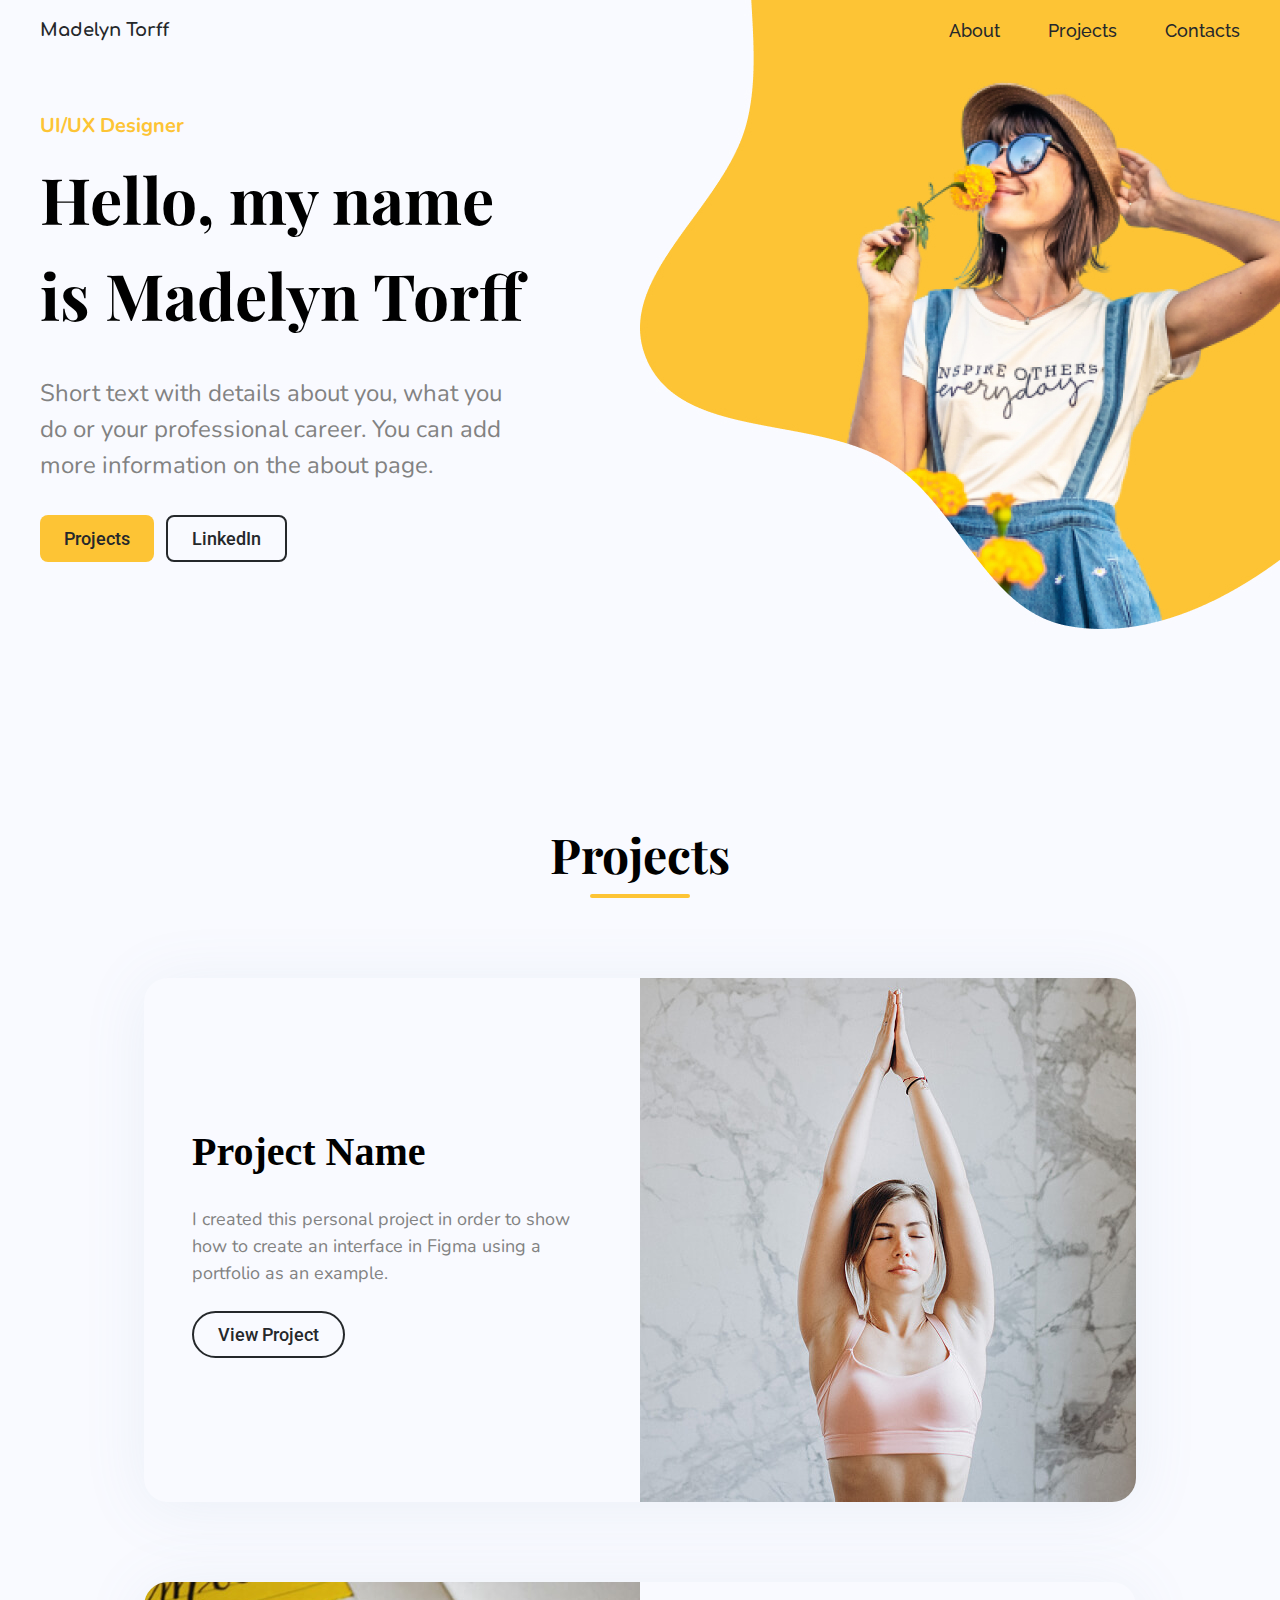
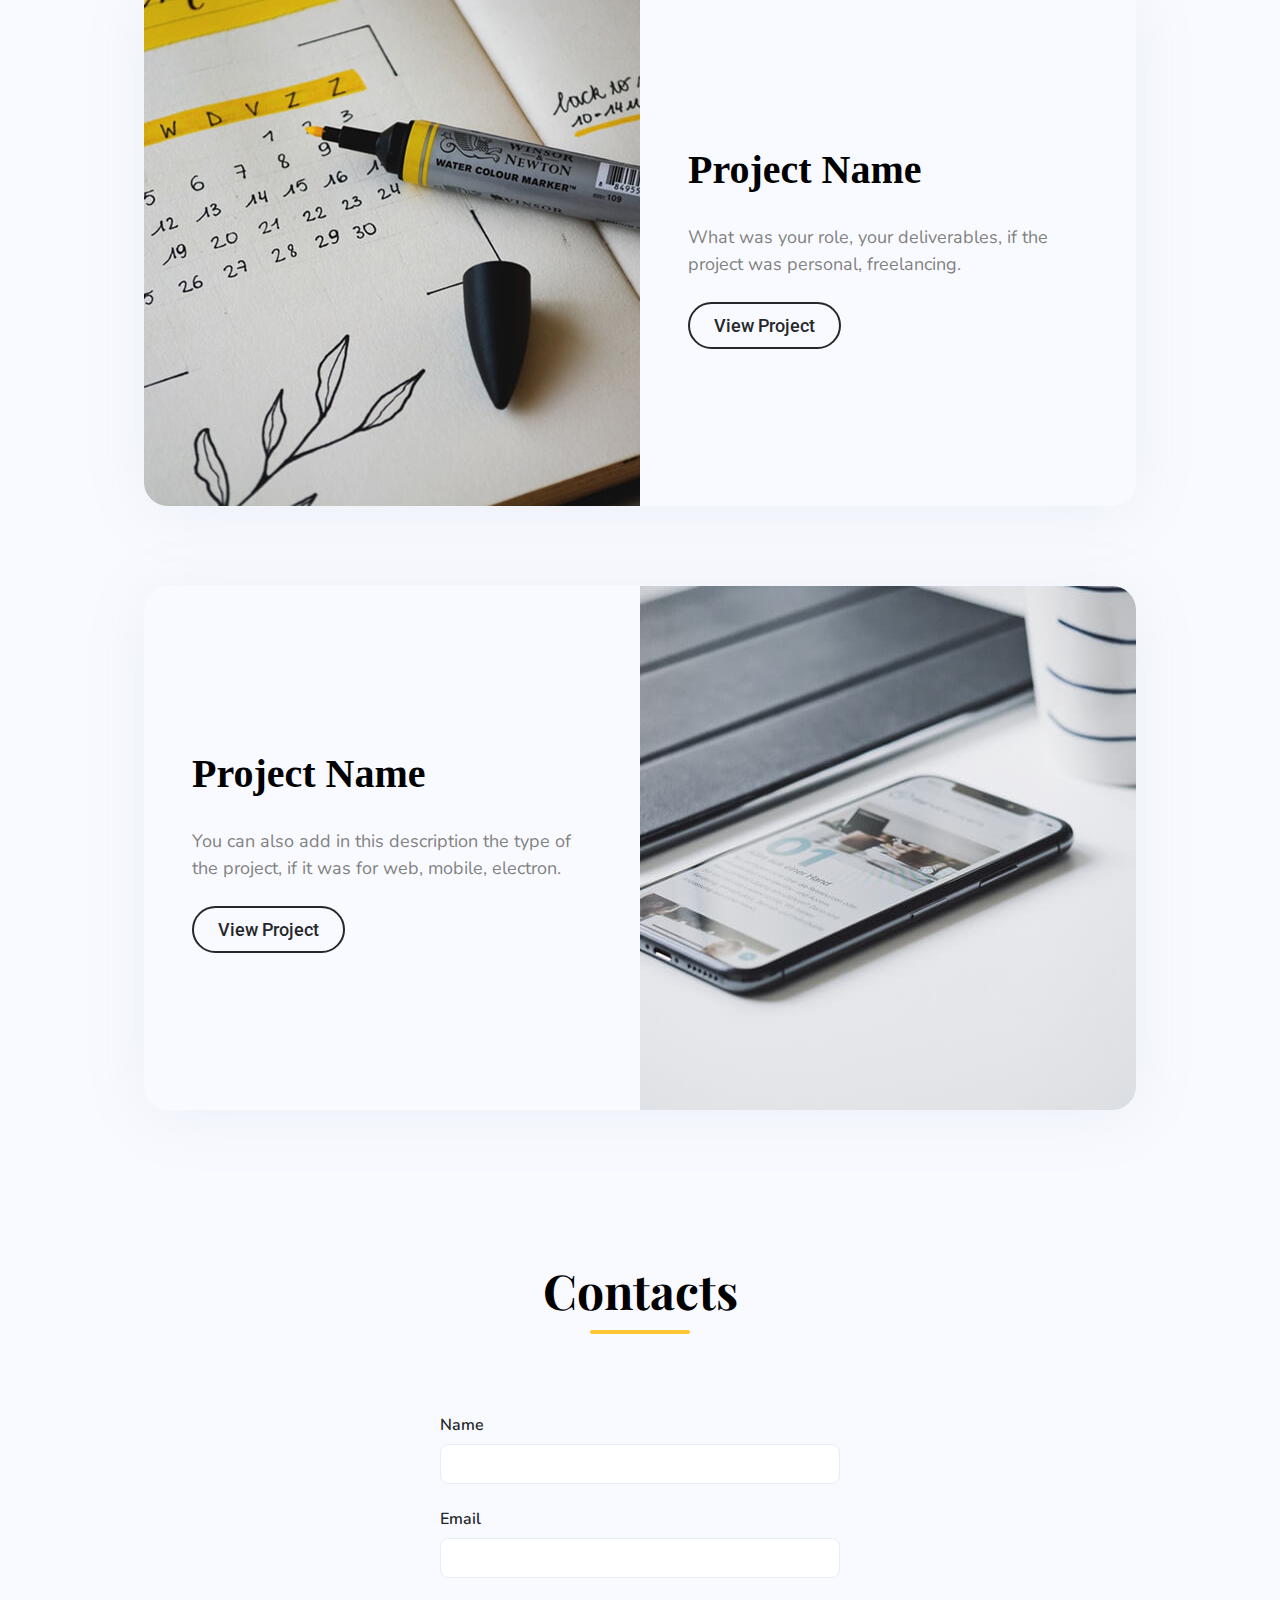
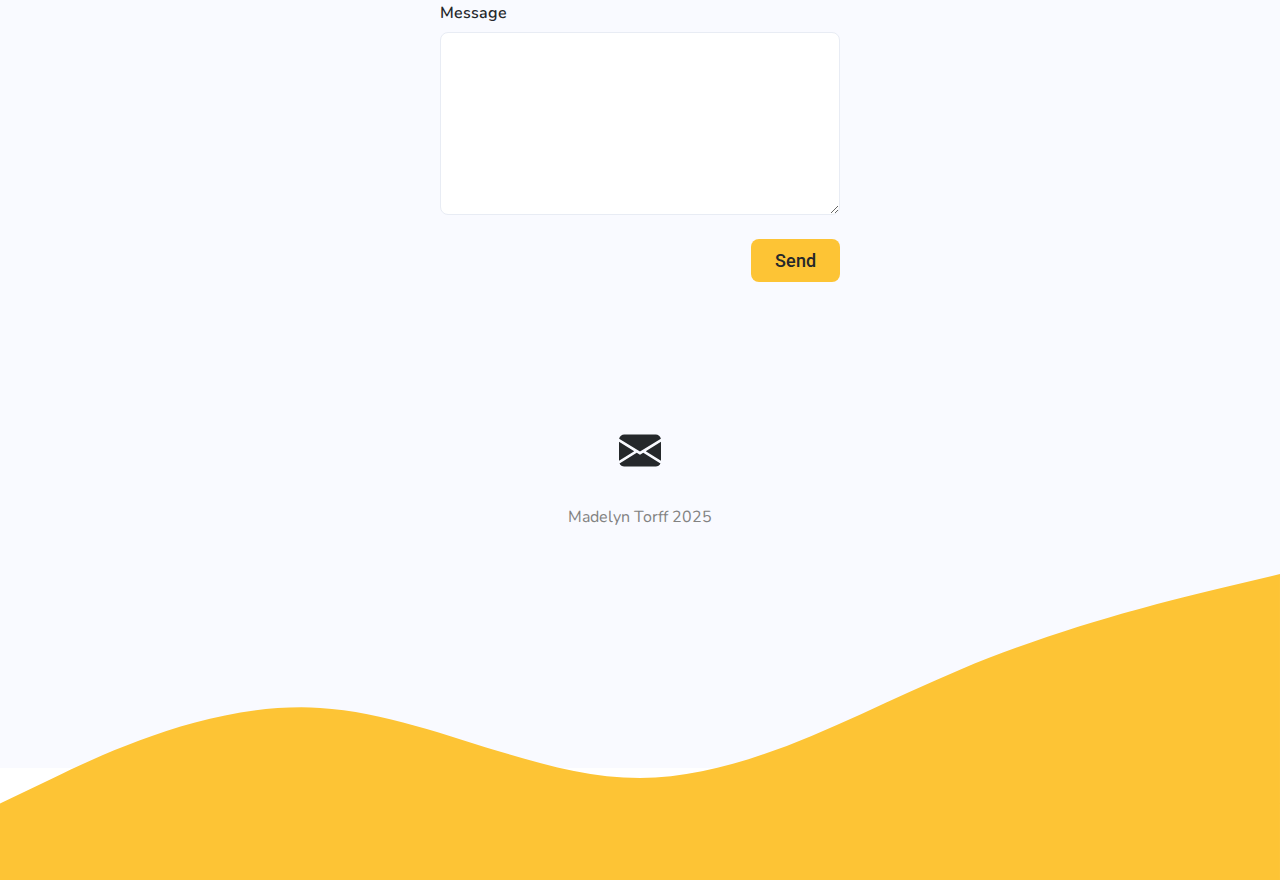
<file: index.html>
<!DOCTYPE html>
<html lang="en">
	<head>
		<meta charset="UTF-8" />
		<meta name="viewport" content="width=device-width, initial-scale=1.0" />
		<link rel="stylesheet" href="index.css" />
		<title>Portfolio</title>
	</head>
	<body>
		<div class="page">
			<main class="page__content">
				<header class="header">
					<div class="logo">Madelyn Torff</div>
					<nav class="nav">
						<a href="about-me.html" class="nav-link">About</a>
						<a onclick="location.href='#projects'" class="nav-link">Projects</a>
						<a onclick="location.href='#contacts'" class="nav-link">Contacts</a>
					</nav>
				</header>
				<section class="first-display">
					<div class="first-display__content">
						<div class="section__label">UI/UX Designer</div>
						<h1 class="title title_h1">Hello, my name is Madelyn Torff</h1>
						<p class="first-display__descr">
							Short text with details about you, what you do or your
							professional career. You can add more information on the about
							page.
						</p>
						<div class="first-display__actions">
							<button
								onclick="location.href='#projects'"
								class="btn btn_primary"
							>
								Projects
							</button>
							<button href="#" class="btn btn_outline">LinkedIn</button>
						</div>
						<img
							src="src/assets/img/first_display_bg.jpg"
							srcset="src/assets/img/first_display_bg@2x.jpg 2x"
							alt="Madelyn Torff"
							class="first-display__bg"
						/>
					</div>
				</section>

				<section class="projects" id="projects">
					<h2 class="title title_h2 title_decorated">Projects</h2>
					<div class="projects__list">
						<div class="card">
							<div class="card__content">
								<h3 class="card__title">Project Name</h3>
								<p class="card__descr">
									I created this personal project in order to show how to create
									an interface in Figma using a portfolio as an example.
								</p>
								<button class="btn btn_round">View Project</button>
							</div>
							<img
								src="src/assets/img/portfolio_1.jpg"
								srcset="src/assets/img/portfolio_1@2x.jpg 2x"
								alt=""
								class="card__image"
							/>
						</div>

						<div class="card card_direction_reverse">
							<div class="card__content">
								<h3 class="card__title">Project Name</h3>
								<p class="card__descr">
									What was your role, your deliverables, if the project was
									personal, freelancing.
								</p>
								<button class="btn btn_round">View Project</button>
							</div>
							<img
								src="src/assets/img/portfolio_2.jpg"
								srcset="src/assets/img/portfolio_2@2x.jpg 2x"
								alt=""
								class="card__image"
							/>
						</div>

						<div class="card">
							<div class="card__content">
								<h3 class="card__title">Project Name</h3>
								<p class="card__descr">
									You can also add in this description the type of the project,
									if it was for web, mobile, electron.
								</p>
								<button class="btn btn_round">View Project</button>
							</div>
							<img
								src="src/assets/img/portfolio_3.jpg"
								srcset="src/assets/img/portfolio_3@2x.jpg 2x"
								alt=""
								class="card__image"
							/>
						</div>
					</div>
				</section>

				<section class="contacts" id="contacts">
					<h2 class="title title_h2 title_decorated">Contacts</h2>
					<form action="" class="form">
						<div class="field form_field">
							<label for="form-name" class="field__label">Name</label>
							<input id="form-name" type="text" class="field__input" />
						</div>
						<div class="field form_field">
							<label for="form-email" class="field__label">Email</label>
							<input id="form-email" type="text" class="field__input" />
						</div>
						<div class="field form_field">
							<label for="form-message" class="field__label">Message</label>
							<textarea
								id="form-message"
								type="text"
								class="field__input field__textarea"
								rows="11"
							></textarea>
						</div>
						<button href="#" class="btn btn_primary">Send</button>
					</form>
				</section>

				<footer class="footer">
					<div class="socials">
						<a href="#" class="socials__link">
							<img
								src="src/assets/icons/email.svg"
								alt="email"
								class="socials__icon"
							/>
						</a>
					</div>
					<p class="copyright">Madelyn Torff 2025</p>
				</footer>
			</main>
			<img src="src/assets/icons/footer_bg.svg" alt="" class="footer__decor" />
		</div>
	</body>
</html>
</file>
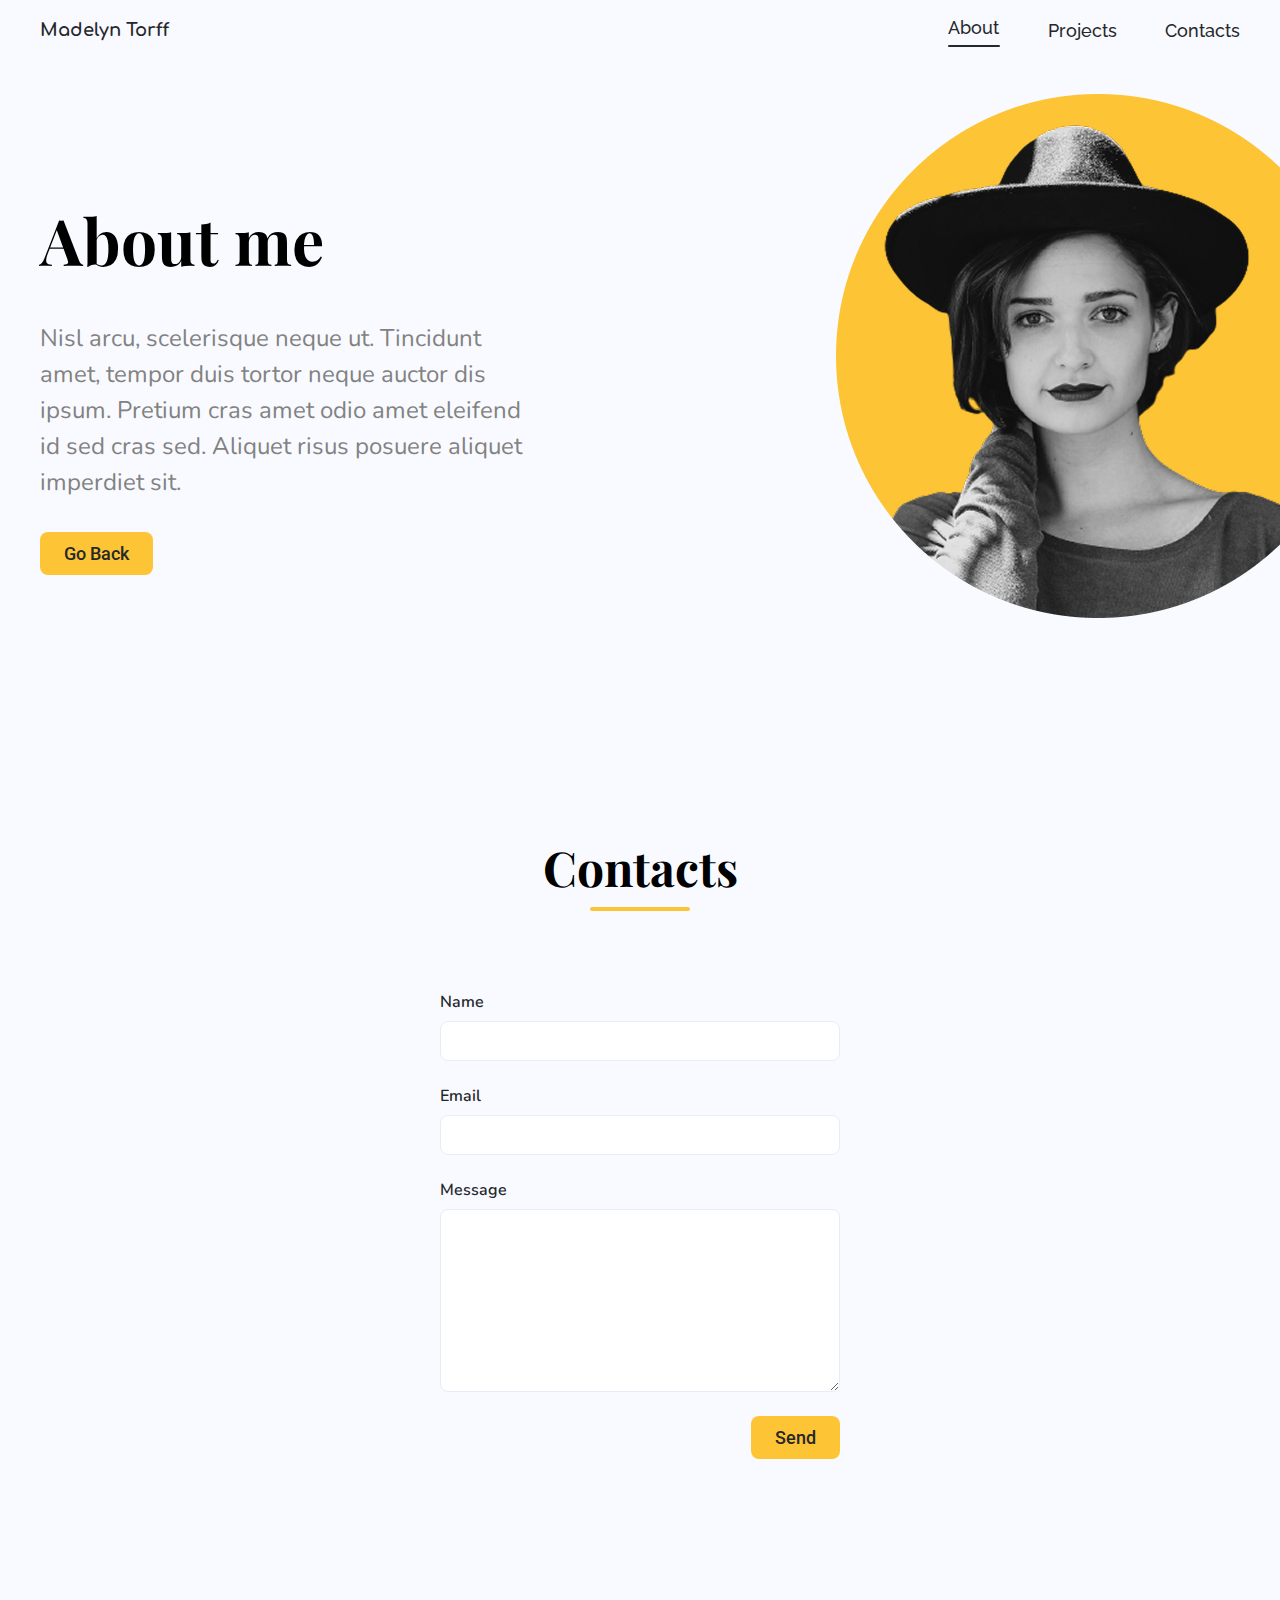
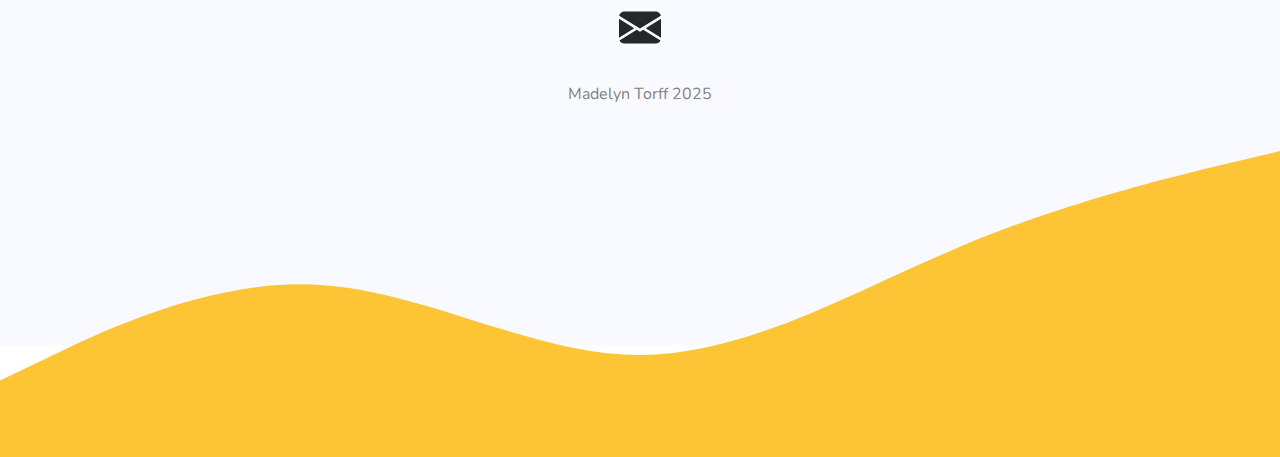
<file: about-me.html>
<!DOCTYPE html>
<html lang="en">
	<head>
		<meta charset="UTF-8" />
		<meta name="viewport" content="width=device-width, initial-scale=1.0" />
		<link rel="stylesheet" href="index.css" />
		<title>Portfolio</title>
	</head>
	<body>
		<div class="page">
			<main class="page__content">
				<header class="header">
					<div class="logo">Madelyn Torff</div>
					<nav class="nav">
						<a href="#" class="nav-link active">About</a>
						<a href="index.html#projects" class="nav-link">Projects</a>
						<a onclick="location.href='#contacts'" class="nav-link">Contacts</a>
					</nav>
				</header>
				<section class="first-display">
					<div class="first-display__content aboutme-content">
						<h1 class="title title_h1">About me</h1>
						<p class="first-display__descr">
							Nisl arcu, scelerisque neque ut. Tincidunt amet, tempor duis
							tortor neque auctor dis ipsum. Pretium cras amet odio amet
							eleifend id sed cras sed. Aliquet risus posuere aliquet imperdiet
							sit.
						</p>
						<div class="first-display__actions">
							<button onclick="window.history.back()" class="btn btn_primary">
								Go Back
							</button>
							<img
								src="src/assets/img/bg-2.jpg"
								srcset="src/assets/img/bg-2@2x.jpg 2x"
								alt="Madelyn Torff"
								class="first-display__bg bg-2"
							/>
						</div>
					</div>
				</section>

				<section class="contacts" id="contacts">
					<h2 class="title title_h2 title_decorated">Contacts</h2>
					<form action="" class="form">
						<div class="field form_field">
							<label for="form-name" class="field__label">Name</label>
							<input id="form-name" type="text" class="field__input" />
						</div>
						<div class="field form_field">
							<label for="form-email" class="field__label">Email</label>
							<input id="form-email" type="text" class="field__input" />
						</div>
						<div class="field form_field">
							<label for="form-message" class="field__label">Message</label>
							<textarea
								id="form-message"
								type="text"
								class="field__input field__textarea"
								rows="11"
							></textarea>
						</div>
						<button href="#" class="btn btn_primary">Send</button>
					</form>
				</section>

				<footer class="footer">
					<div class="socials">
						<a href="#" class="socials__link">
							<img
								src="src/assets/icons/email.svg"
								alt="email"
								class="socials__icon"
							/>
						</a>
					</div>
					<p class="copyright">Madelyn Torff 2025</p>
				</footer>
			</main>
			<img src="src/assets/icons/footer_bg.svg" alt="" class="footer__decor" />
		</div>
	</body>
</html>
</file>
<file: index.css>
@font-face {
	font-family: 'Comfortaa';
	font-weight: 700;
	src: url(src/assets/fonts/Comfortaa/static/Comfortaa-Bold.ttf);
}

@font-face {
	font-family: 'Nunito';
	font-weight: 700;
	src: url(src/assets/fonts/Nunito/static/Nunito-Bold.ttf);
}

@font-face {
	font-family: 'Nunito';
	font-weight: 600;
	src: url(src/assets/fonts/Nunito/static/Nunito-SemiBold.ttf);
}

@font-face {
	font-family: 'Nunito';
	font-weight: 400;
	src: url(src/assets/fonts/Nunito/static/Nunito-Regular.ttf);
}

@font-face {
	font-family: 'Playfair Display';
	font-weight: 700;
	src: url(src/assets/fonts/Playfair_Display/static/PlayfairDisplay-Bold.ttf);
}

@font-face {
	font-family: 'Roboto';
	font-weight: 500;
	src: url(src/assets/fonts/Roboto/static/Roboto-Medium.ttf);
}

@font-face {
	font-family: 'Raleway';
	font-weight: 500;
	src: url(src/assets/fonts/Raleway/static/Raleway-Medium.ttf);
}

:root {
	--brand-yellow: #fdc435;
	--bg-gray: #f9faff;
	--bg--white: #ffffff;
	--bg-line: #25282b;
	--font-high-emphasis: #25282b;
	--font-medium-emphasis: #828282;
	--font-low-emphasis: #9a9fa8;
	--font-black: #333333;
	--size-base: 4px;
	--content-width-max: 1200px;
}

* {
	box-sizing: border-box;
}

html {
	font-size: 4px;
	overflow-x: hidden;
	scroll-behavior: smooth;
}

body {
	font-size: 4rem;
}

html,
body {
	margin: 0;
	padding: 0;
	min-height: 100vh;
}

h1,
h2,
h3,
h4,
h5,
p {
	margin: 0;
}

button,
a {
	cursor: pointer;
}

/* 1: Размечаем layout */
/* 2: Размечаем отступы */
/* 2: Размечаем размеры */
/* 3: Размечаем цвета, шрифты и декоративные элементы */

.page {
	display: flex;
	flex-direction: column;

	align-items: center;
	position: relative;
	background: var(--bg-gray);
}

.page__content {
	display: flex;
	flex-direction: column;

	padding: calc(var(--size-base) * 28) 0 calc(var(--size-base) * 60);
	row-gap: calc(var(--size-base) * 36);

	width: 100%;
	max-width: var(--content-width-max);

	position: relative;
	z-index: 1;
}

.header {
	display: flex;
	justify-content: space-between;
	align-items: center;

	position: absolute;
	padding: calc(var(--size-base) * 3.5) 0;
	width: 100%;
	top: 0;
	left: 0;
	z-index: 1;
}

.nav {
	display: flex;
	align-items: center;

	column-gap: calc(var(--size-base) * 12);
}

.section__label {
	margin-bottom: calc(var(--size-base) * 3);
}

.title_h1 {
	margin-bottom: calc(var(--size-base) * 8);
}

.first-display {
	min-height: calc(var(--size-base) * 129);
	padding-bottom: calc(var(--size-base) * 28);
}

/* Шрифты */

.logo {
	font-family: Comfortaa, sans-serif;
	font-weight: 700;

	font-size: 4.5rem;
	line-height: 180%;

	color: var(--font-high-emphasis);
}

.section__label {
	font-family: Nunito, sans-serif;
	font-weight: 700;

	color: var(--brand-yellow);
	font-size: calc(var(--size-base) * 5);
}

.field__label {
	font-family: Nunito, sans-serif;
	font-weight: 600;

	font-size: 4rem;
	color: var(--font-high-emphasis);
}

.first-display__descr,
.card__descr,
.copyright {
	font-family: Nunito, sans-serif;
	font-weight: 400;

	color: var(--font-medium-emphasis);
}

.first-display__descr {
	font-size: 6rem;
	line-height: 1.5;
}

.card__descr {
	font-size: 4.5rem;
	line-height: 1.5;
}

.copyright {
	font-size: 4rem;
}

.btn {
	font-family: 'Roboto';
	font-weight: 500;

	font-size: 4.5rem;
	line-height: 150%;
	color: var(--font-high-emphasis);
}

.title {
	font-family: 'Playfair Display';
	font-weight: 700;
}

.title_decorated::after {
	content: '';
	display: block;

	width: calc(var(--size-base) * 25);
	height: var(--size-base);
	border-radius: 2px;
	background: var(--brand-yellow);
	margin: var(--size-base) auto 0;
}

.title_h1 {
	font-size: 16rem;
	line-height: 1.5;
}

.title_h2 {
	font-size: 12rem;
	line-height: 1.5;
}

.card__title {
	font-size: 10rem;
	line-height: 1.5;
}

.nav-link {
	font-family: 'Raleway';
	font-weight: 500;

	font-size: 4.5rem;
	line-height: 1.5;
	color: var(--font-high-emphasis);
	text-decoration: none;
}

.active::after {
	content: '';
	display: block;

	width: calc(var(--size-base) * 13);
	height: 2px;
	border-radius: 2px;
	background: var(--bg-line);
	margin: var(--size-base) auto 0;
}

/* Конец шрифтов */

.first-display__descr {
	margin-bottom: calc(var(--size-base) * 8);
}

.first-display__content {
	display: flex;
	flex-direction: column;

	max-width: calc(var(--size-base) * 121.5);
}

.first-display__actions {
	display: flex;

	column-gap: calc(var(--size-base) * 3);
}

.first-display__bg {
	position: absolute;
	top: 0;
	right: calc(var(--size-base) * -30);
	z-index: 0;
}

.bg-2 {
	top: calc(var(--size-base) * 23.5);
}

.aboutme-content {
	margin-top: calc(var(--size-base) * 20);
}

.projects {
	display: flex;
	flex-direction: column;
	align-items: center;

	row-gap: calc(var(--size-base) * 20);
}

.projects__list {
	display: flex;
	flex-direction: column;

	row-gap: calc(var(--size-base) * 20);

	max-width: calc(var(--size-base) * 248);
}

.card {
	display: flex;

	width: 100%;
	max-width: calc(var(--size-base) * 248);
	max-height: calc(var(--size-base) * 131);

	border-radius: 24px;
	box-shadow: 0 6px 64px 0 rgba(112, 144, 176, 0.1);
	overflow: hidden;
}

.card__content {
	display: flex;
	flex-direction: column;
	margin: auto 0;

	padding: calc(var(--size-base) * 12);

	row-gap: calc(var(--size-base) * 6);
}

.card__content .btn {
	margin-right: auto;
}

.btn {
	background: none;
	border: none;
	outline-width: 0;

	padding: calc(var(--size-base) * 2) calc(var(--size-base) * 6);

	max-width: calc(var(--size-base) * 39);
}

.btn_primary,
.btn_outline {
	border-radius: 8px;
}

.btn_primary {
	background-color: var(--brand-yellow);
}

.btn_outline {
	border: 2px solid var(--font-high-emphasis);
}

.btn_round {
	border: 2px solid var(--font-high-emphasis);
	border-radius: 24px;
}

.card_direction_reverse {
	flex-direction: row-reverse;
}

.contacts {
	display: flex;
	flex-direction: column;
	align-items: center;

	row-gap: calc(var(--size-base) * 20);
}

.form .btn {
	margin-left: auto;
}

.form {
	display: flex;
	flex-direction: column;
	align-items: center;

	row-gap: calc(var(--size-base) * 6);

	width: 100%;
	max-width: calc(var(--size-base) * 100);
}

.form_field {
	display: flex;
	flex-direction: column;
	width: 100%;

	row-gap: calc(var(--size-base) * 2);
}

.field__textarea {
	resize: vertical;
}

.field__input {
	background: var(--bg--white);
	border-radius: 8px;
	border: 1px solid #e8ecf4;

	padding: calc(var(--size-base) * 2) calc(var(--size-base) * 3);
	min-height: calc(var(--size-base) * 10);
}

footer {
	display: flex;
	flex-direction: column;
	align-items: center;

	row-gap: calc(var(--size-base) * 8);
}

.socials {
	display: flex;

	column-gap: calc(var(--size-base) * 6);
}

.socials__link {
	width: calc(var(--size-base) * 12);
	height: calc(var(--size-base) * 12);

	display: flex;
	justify-content: center;
	align-items: center;
}

.footer__decor {
	position: absolute;
	bottom: calc(var(--size-base) * -28);
	left: 0;
	width: 100vw;
}
</file>
